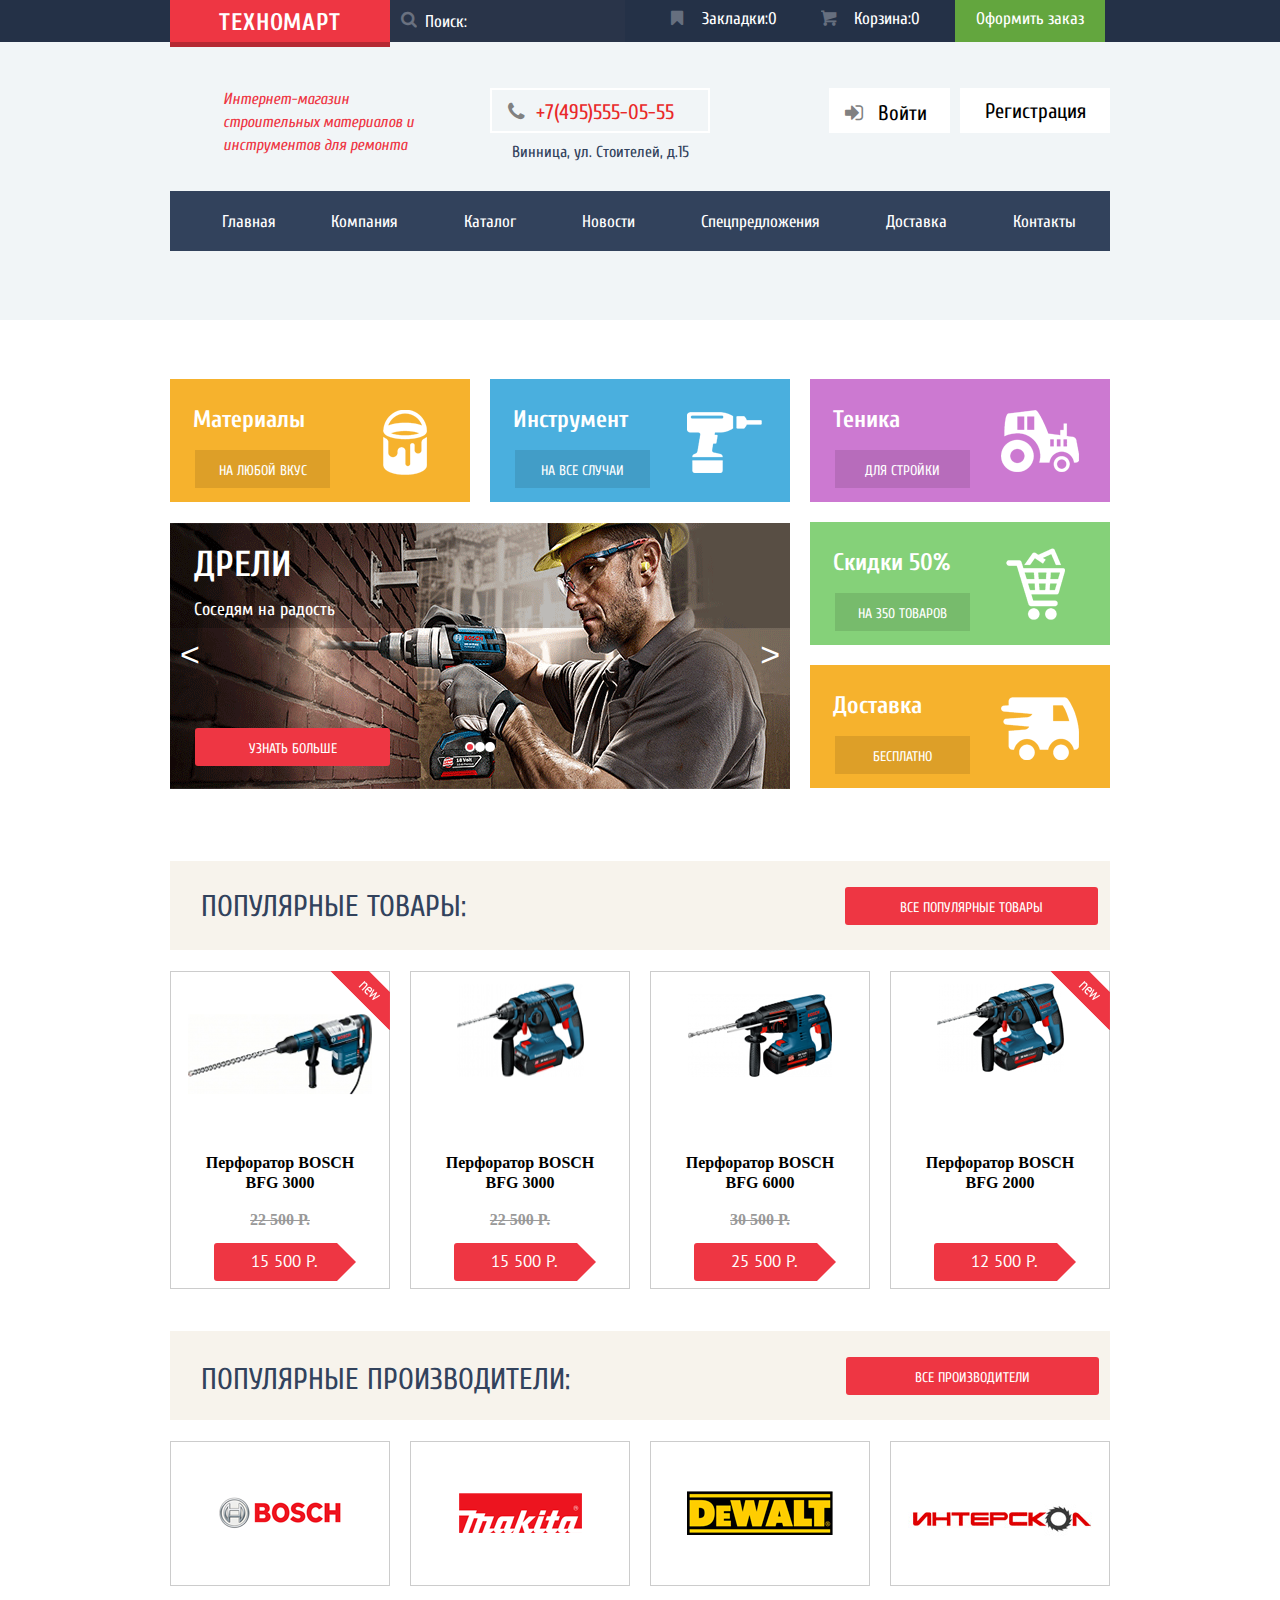
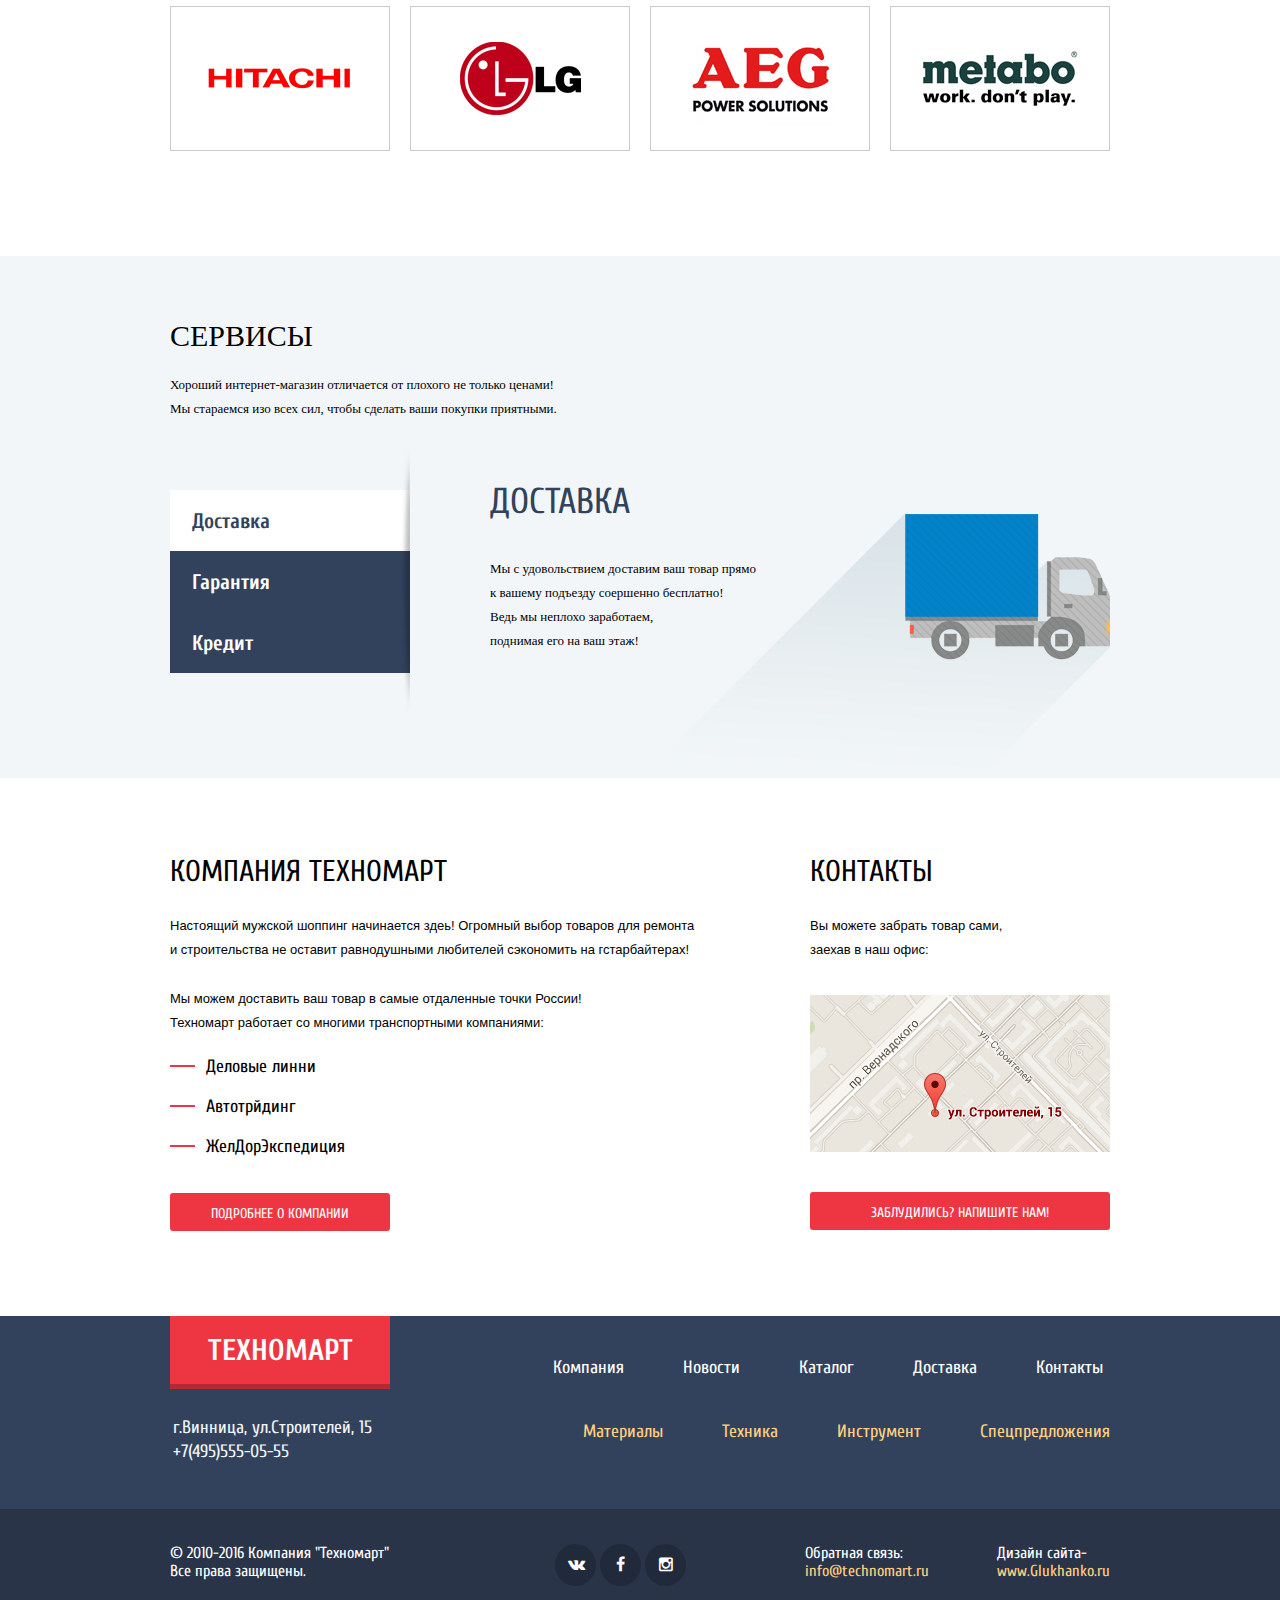
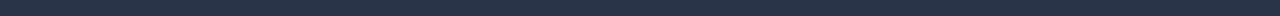
<file: index.html>
<!DOCTYPE html>
<html lang="en">
<head>
    <meta charset="UTF-8">
    <meta name="keywords" content="стротельные материалы, интрументы">
    <meta name="description" content="интернет-магазин строительных материалов и инструментов для ремонта">
    <link rel="stylesheet" href="css/main.css">
    <link rel="stylesheet" href="css/normalize.css">
        <link href='https://fonts.googleapis.com/css?family=Open+Sans:400,300,700&subset=latin,cyrillic-ext,cyrillic' rel='stylesheet' type='text/css'>
        
    <link href="http://fonts.googleapis.com/css?family=Cuprum:400,400italic,700,700italic&subset=cyrillic,latin" rel="stylesheet" type="text/css"/>
<link href="http://fonts.googleapis.com/css?family=PT+Sans:400,700&subset=cyrillic-ext,latin" rel="stylesheet" type="text/css"/>
    <title>Техномарт - интернет-магазин строительных материалов и инструментов для ремонта</title>
</head>
<body>
    <script src="js/js.js" defer></script>
   <header>
        
           <div class="main-header">
              <div class="container">
               <div class="logo"><a href="index.html"><h1>Техномарт</h1></a></div>
                <div class="buy-menu">
                    <span class="search-field"><input type="search" class="search" placeholder="Поиск:"><i class="icon-search"></i></span>
                    <a href="#"><i class="icon-bookmark"></i>Закладки:<span>0</span></a>
                    <a href=" #" class="cart"><i class="icon-basket"></i>Корзина:<span>0</span></a>
                    <a href="#" class="booking-btn">Оформить заказ</a>
                  </div>
                </div>
            </div>
            <div class="description-navigation">
               <div class="container">
                <div class="title">Интернет-магазин строительных материалов и инструментов для ремонта</div>
                <div class="header-adress">
                    <span class="tel"><i class="icon-phone"></i>+7(495)555-05-55</span>
                    <span class="adress">Винница, ул. Стоителей, д.15</span>
                </div>
                <div class="user-block">
                    <a href="#" class="btn-entrance"><span><i class="icon-login"></i>Войти</span></a>
                    <a href="#" class="btn-registration"><span>Регистрация</span></a>
                </div>
                <nav class="main-top-navigation">
                    <ul>
                        <li><a href="index.html">Главная</a></li>
                        <li><a href="#">Компания</a></li>
                        <li><a href="catalog.html">Каталог</a></li>
                        <li><a href="#">Новости</a></li>
                        <li><a href="#">Спецпредложения</a></li>
                        <li><a href="#">Доставка</a></li>
                        <li><a href="#">Контакты</a></li>
                    </ul>
                </nav>
            </div>
       </div>
    </header>
    
        <div class="index-content">
          <div class="container">
           <div class="promo clearfix">
                <div class="material">
                    <h2>Материалы</h2>
                    <a href="#" class="btn">На любой вкус</a>
                </div>
                <div class="instrument">
                    <h2>Инструмент</h2>
                    <a href="#" class="btn">На все случаи</a>
                </div>
                <div class="equipment">
                    <h2>Теника</h2>
                    <a href="#" class="btn">Для стройки</a>
                </div>
                <div class="slider">
                    <input type="radio" id="btn-1" name="toggle" checked>
                    <input type="radio" id="btn-2" name="toggle">
                    <input type="radio" id="btn-3" name="toggle">
                    <div class="slider-controls">
                      <label for="btn-1"></label>
                      <label for="btn-2"></label>
                      <label for="btn-3"></label>  
                    </div>
                    <div class="slider-controls-visual">
                      <i></i>
                      <i></i>
                      <i></i>
                    </div>
                      <div class="slide">
                        <div class="slide-text">
                          <div class="slide-title">Дрели</div>
                          <p>Cоседям на радость</p>
                          <a class="btn btn-slide" href="#">Узнать больше</a>
                        </div>
                      </div>
                      <div class="slide">
                        <div class="slide-text">
                          <div class="slide-title">Перфораторы</div>
                          <p>Настоящие мужские игрушки</p>
                          <a class="btn btn-slide" href="#">Узнать больше</a>
                        </div>
                      </div>
                     <div class="slide">
                        <div class="slide-text">
                          <div class="slide-title">Болгарки</div>
                          <p>Без лишних шумов и вибраций! Плавный пуск!</p>
                          <a class="btn btn-slide" href="#">Узнать больше</a>
                        </div>
                      </div>
               </div>
                <div class="discounts">
                    <h2>Скидки 50%</h2>
                    <a href="#" class="btn">На 350 товаров</a>
                </div>
                <div class="delivery">
                    <h2>Доставка</h2>
                    <a href="#" class="btn">Бесплатно</a>
                </div>
            </div>
           <div class="popular-goods-title">
                <h2>Популярные товары:</h2>
                <a href="#" class="btn">Все популярные товары</a>
            </div>
           <div class="catalog-items">
      <div class="row">
        <div class="catalog-item">
          <div class="flag flag-new">новинка</div>
          <div class="actions">
            <a href="#" class="buy">Купить</a>
            <a href="#" class="bookmark">В закладки</a>
          </div>
          <div class="image"><img width="184" height="164" src="images/snippet-32961-copy-3.png"></div>
          <div class="title">Перфоратор BOSCH BFG 3000</div>
          <div class="discount">22 500 Р.</div>
          <div class="price">15 500 Р.</div>
        </div>
        <div class="catalog-item">
          <div class="actions">
            <a href="#" class="buy">Купить</a>
            <a href="#" class="bookmark">В закладки</a>
          </div>
          <div class="image"><img width="127" height="117" src="images/snippet-18927-copy-4.png"></div>
          <div class="title">Перфоратор BOSCH BFG 3000</div>
          <div class="discount">22 500 P.</div>
          <div class="price">15 500 Р.</div>
        </div>
        <div class="catalog-item">
          <div class="actions">
            <a href="#" class="buy">Купить</a>
            <a href="#" class="bookmark">В закладки</a>
          </div>
          <div class="image"><img src="images/snippet-945-copy-2.png" width="144" height="128"></div>
          <div class="title">Перфоратор BOSCH BFG 6000</div>
          <div class="discount">30 500 Р.</div>
          <div class="price">25 500 Р.</div>
        </div>
        <div class="catalog-item">
          <div class="flag flag-new">новинка</div>
          <div class="actions">
            <a href="#" class="buy">Купить</a>
            <a href="#" class="bookmark">В закладки</a>
          </div>
          <div class="image"><img src="images/snippet-18927-copy-2.png" width="127" height="112"></div>
          <div class="title">Перфоратор BOSCH BFG 2000</div>
          <div class="discount"></div>
          <div class="price">12 500 Р.</div>
        </div>
      </div>
    </div>
            <section class="manufatures">
                <div class="manufactures-title">
                    <h2>Популярные производители:</h2>
                    <a href="#" class="btn">Все производители</a>
                </div>
                <div class="manufactures-logo">
                    <figure>
                        <img src="images/bosch.png" width="126" height="37" alt="Bosh">
                    </figure>
                    <figure>
                        <img src="images/800px-Makita_Logo_svg.png" width="123" height="40" alt="Makita">
                    </figure>
                    <figure>
                        <img src="images/DeWALT317.png" width="146" height="44" alt="DeWALT">
                    </figure>
                    <figure>
                        <img src="images/Layer-108.png" width="200" height="88" alt="Интерскол">
                    </figure>
                    <figure>
                        <img src="images/Layer-109.png" width="169" height="31" alt="Hitachi">
                    </figure>
                    <figure>
                        <img src="images/LG.png" width="121" height="73" alt="LG">
                    </figure>
                    <figure>
                        <img src="images/Aeg.png" width="151" height="96" alt="Aeg">
                    </figure>
                    <figure>
                        <img src="images/metabo.png" width="204" height="69" alt="Makita">
                    </figure>
                </div> 
        </section>
        </div>
        <section class="services">
              <div class="container">
               <div class="services-info">
                    <h2 class="services-title">Сервисы</h2>
                    <p>Хороший интернет-магазин отличается от плохого не только ценами!<br>
                    Мы стараемся изо всех сил, чтобы сделать ваши покупки приятными.</p>
                </div>
                <input id="delivery-id" type="radio" name="services" value="delivery" checked>
                <input id="guarantee-id" type="radio" name="services" value="guarantee">
                <input id="credit-id" type="radio" name="services" value="credit">
                <ul>
                    <li class="active"><label for="delivery-id">Доставка</label</li>
                    <li><label for="guarantee-id">Гарантия</label></li>
                    <li><label for="credit-id">Кредит</label></li>
                </ul>
                <div class="services-delivery">
                    <h2>Доставка</h2>
                    <p>Мы с удовольствием доставим ваш товар прямо<br>
                    к вашему подъезду соершенно бесплатно!<br>
                    Ведь мы неплохо заработаем,<br>
                    поднимая его на ваш этаж!</p>
                </div>
                <div class="services-guarantee">
                    <h2>Гарантия</h2>
                    <p>Если купленый у нас товар пломается или заскрипит,<br>
                    а также в случе пожара, спровоцированного его<br>
                    возгоранием, вы всегда можете быть уверенны в нашей<br>
                    гарантии. Мы обменяем сгоревший товар на новый.<br>
                    Дом уж восстановите как нибудь сами.</p> 
                </div>
                <div class="services-credit">
                    <h2>Кредит</h2>
                    <p>Залезть в долговою яму стало проще!<br>
                    кредитные консультанты придут вам на помощь.</p>
                    <a href="#" class="btn-credit">Отправить заявку</a> 
                </div>
                    </div>
            </section>
        <section class="information">
               <div class="container">
                <div class="information-company">
                    <h2>Компания техномарт</h2>
                    <p>Настоящий мужской шоппинг начинается здеь! Огромный выбор товаров для ремонта<br>
                    и строительства не оставит равнодушными любителей сэкономить на гстарбайтерах!</p>
                    <p>Мы можем доставить ваш товар в самые отдаленные точки России!<br>
                    Техномарт работает со многими транспортными компаниями:</p>
                    <ul>
                    <li><a href="#" class="carrier">Деловые линни</a></li>
                    <li><a href="#" class="carrier">Автотрйдинг</a></li>
                    <li><a href="#" class="carrier">ЖелДорЭкспедиция</a></li>
                    </ul>
                    <a href="#" class="btn-information-company">Подробнее о компании</a>
                </div>
                <div class="information-contacts">
                    <h2>Контакты</h2>
                    <p>Вы можете забрать товар сами,<br>
                    заехав в наш офис:</p>
                    <figure class="map">
                        <img src="images/map.png" width="300" height="157" alt="Карта">
                    </figure>
                    <div class="modal-content-map">
                        <iframe src="https://www.google.com/maps/embed?pb=!1m18!1m12!1m3!1d10420.92585173017!2d28.50940937940533!3d49.23410066073828!2m3!1f0!2f0!3f0!3m2!1i1024!2i768!4f13.1!3m3!1m2!1s0x472d5b65195a6489%3A0xcbd4e159eedd74fe!2z0JLRltC90L3QuNGG0Y8sINCS0ZbQvdC90LjRhtGM0LrQsCDQvtCx0LvQsNGB0YLRjA!5e0!3m2!1suk!2sua!4v1474458400027" width="600" height="450" frameborder="0" style="border:0" allowfullscreen></iframe>
                        <div class="close-map">X</div>
                    </div>
                    <a href="#" class="btn-write-us">Заблудились? Напишите нам!</a>
                    <form class="write-us" action="#" method="post">
                       <div class="field-form">
                            <p><label for="username-field">Ваше имя:</label>
                                <input type="text" id="username-field" name="username" placeholder="Представтесь пожалуйста"></p>
                            <p class="e-mail"><label for="e-mail-field">Ваш e-mail:</label>
                                <input type="text" id="e-mail-field" name="e-mail" placeholder="Для отправки ответа"></p>
                           <label for="text-fiel-id">Текст письма:</label>
                            <textarea name="text-field" id="text-fiel-id" cols="30" rows="10" placeholder="В свободной форме"></textarea>
                        </div>
                        <div class="button-form">
                            <input id="send-form-btn" type="submit" value="Отправить">
                            <input id="cancel-btn" type="submit" value="Отмена">
                        </div>
                    </form>
                </div>
                </div>
            </section>
        
    </div>
    
        <section class="bottom-header">
          <div class="container">
           <div class="column-left">
            <div class="logo-bottom"><h1>техномарт</h1></div>
            <adresss class="bottom-adress">г.Винница, ул.Строителей, 15<br> 
            +7(495)555-05-55</adresss>
            </div>
            <nav class="bottom-navigation">
                <ul class="bottom-navigation-1">
                    <li><a href="index.html">Компания</a></li>
                    <li><a href="#">Новости</a></li>
                    <li><a href="catalog">Каталог</a></li>
                    <li><a href="#">Доставка</a></li>
                    <li><a href="#">Контакты</a></li>
                </ul>
                <ul class="bottom-navigation-2">
                    <li><a href="#">Материалы</a></li>
                    <li><a href="#">Техника</a></li>
                    <li><a href="#">Инструмент</a></li>
                    <li><a href="#">Спецпредложения</a></li>
                </ul>
            </nav>
            </div>
        </section>
    </div>
        <footer class="footer">
           <div class="container">
            <div class="footer-copyright">&copy; 2010-2016 Компания "Техномарт"<br>
            Все права защищены.</div>
            <section class="footer-social">
                <a href="" class="social-btn social-btn-vk"><i class="icon-vk"></i></a>
                <a href="" class="social-btn social-btn-fb"><i class="icon-facebook"></i></a>
                <a href="" class="social-btn social-btn-inst"><i class="icon-instagramm"></i></a>
            </section>
            <div class="feedback">
                <p>Обратная связь:<br>
                <a href="malito:info@technomart.ru">info@technomart.ru</a></p>
            </div>
            <div class="design">
                <p>Дизайн сайта-<br>
                <a href="#">www.Glukhanko.ru</a></p>
            </div>
            </div>
        </footer>
</body>
</html>
</file>
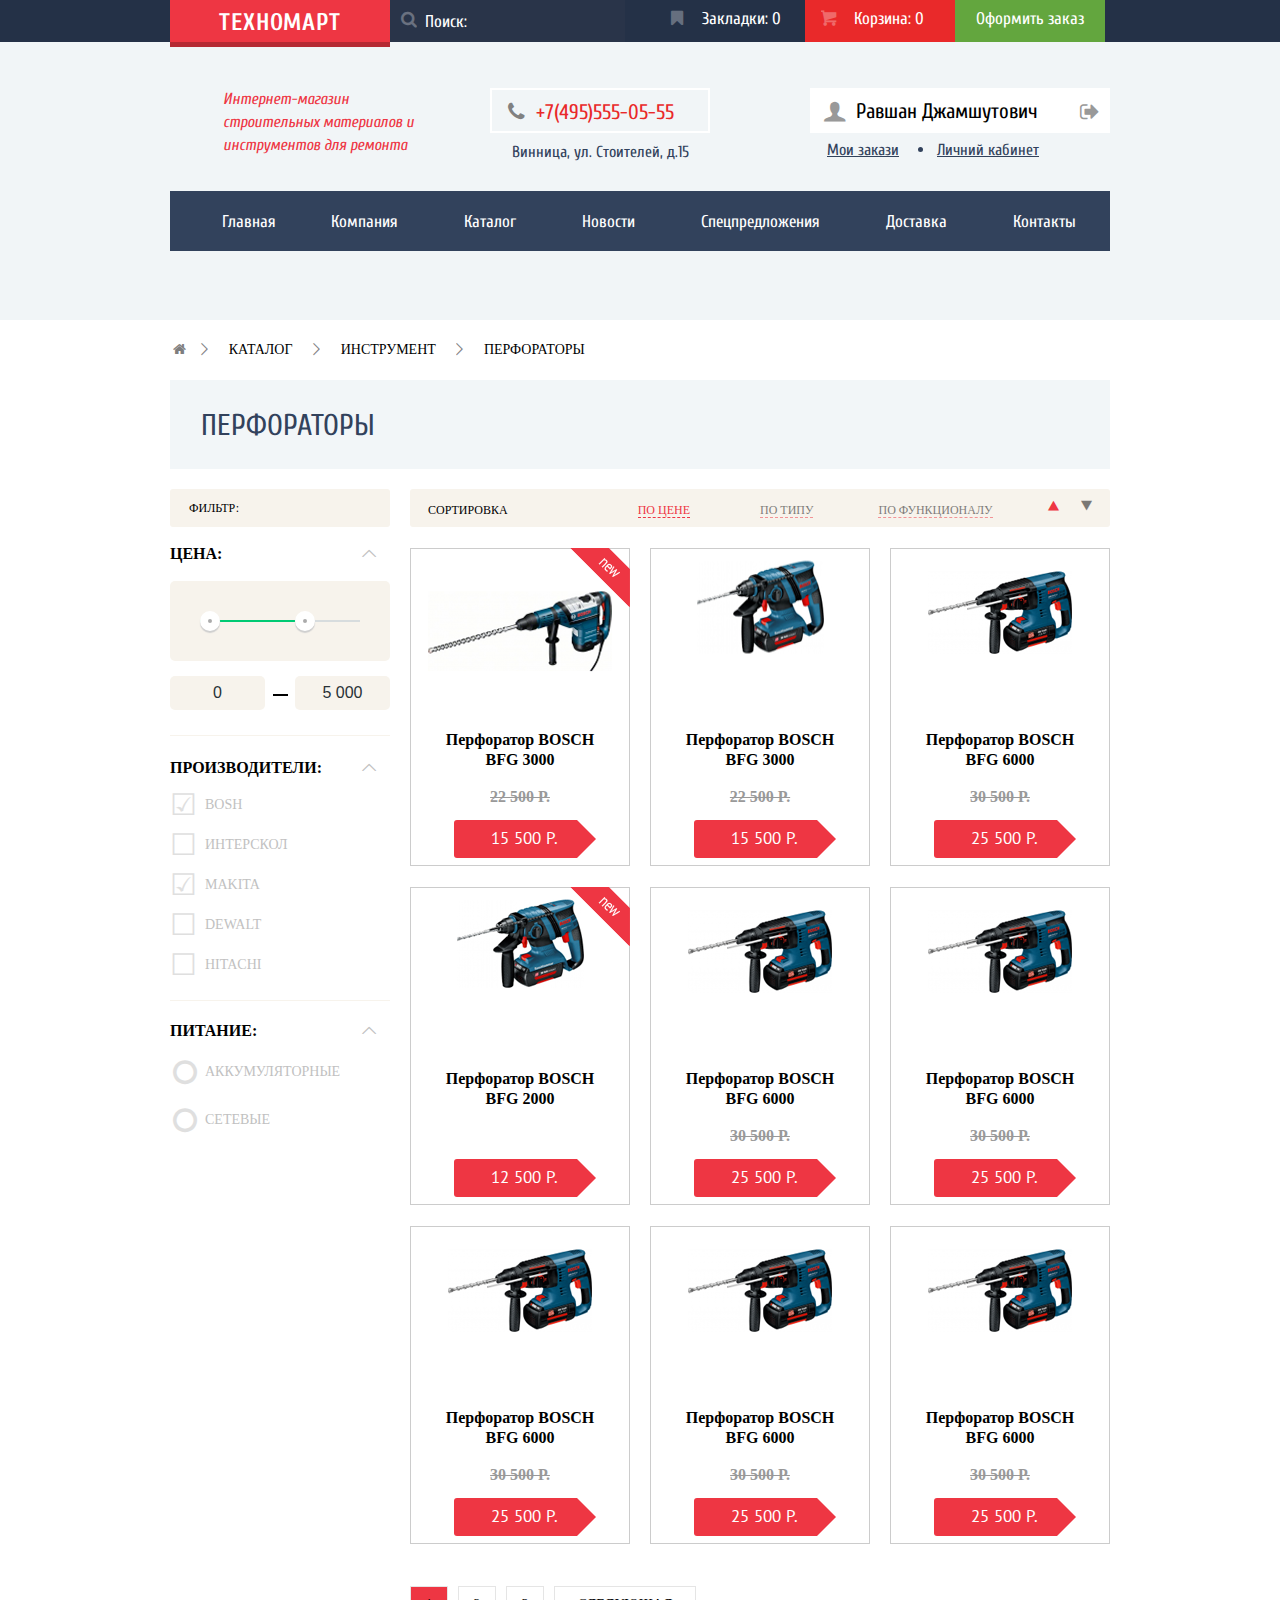
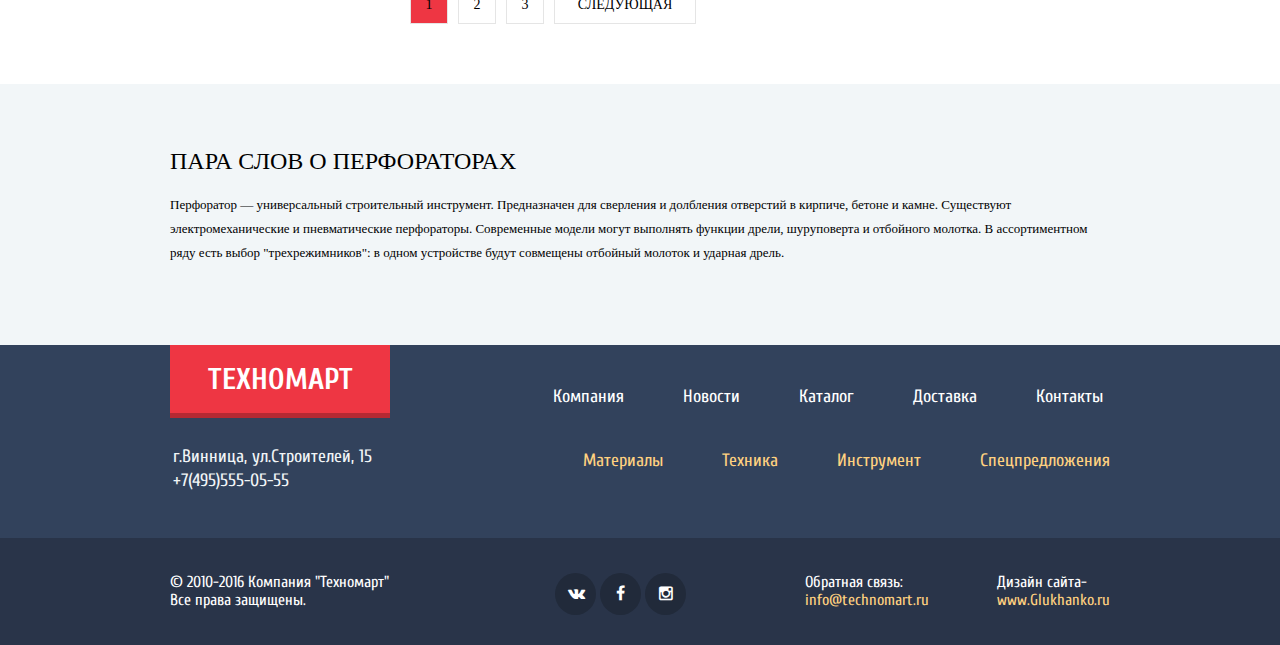
<file: catalog.html>
<!DOCTYPE html>
<html lang="en">
<head>
    <meta charset="UTF-8">
    <meta name="keywords" content="стротельные материалы, интрументы">
    <meta name="description" content="интернет-магазин строительных материалов и инструментов для ремонта">
    <link rel="stylesheet" href="css/main.css">
    <link rel="stylesheet" href="css/normalize.css">
        <link href='https://fonts.googleapis.com/css?family=Open+Sans:400,300,700&subset=latin,cyrillic-ext,cyrillic' rel='stylesheet' type='text/css'>
        
    <link href="http://fonts.googleapis.com/css?family=Cuprum:400,400italic,700,700italic&subset=cyrillic,latin" rel="stylesheet" type="text/css"/>
<link href="http://fonts.googleapis.com/css?family=PT+Sans:400,700&subset=cyrillic-ext,latin" rel="stylesheet" type="text/css"/>
    <title>Техномарт - интернет-магазин строительных материалов и инструментов для ремонта</title>
</head>
<body>
    <script src="js/js.js" defer></script>
   <header>
        
           <div class="main-header">
              <div class="container">
                  <div class="logo"><a href="index.html"><h1>Техномарт</h1></a></div>
                <div class="buy-menu">
                    <span class="search-field"><input type="search" class="search" placeholder="Поиск:"><i class="icon-search"></i></span>
                    <a href="#"><i class="icon-bookmark"></i>Закладки: <span>0</span></a>
                    <a href=" #" class="cart cart-catalog"><i class="icon-basket"></i>Корзина: <span>0</span></a>
                    <a href="#" class="booking-btn">Оформить заказ</a>
                  </div>
                </div>
            </div>
            <div class="description-navigation">
               <div class="container">
                <div class="title">Интернет-магазин строительных материалов и инструментов для ремонта</div>
                <div class="header-adress">
                    <span class="tel"><i class="icon-phone"></i>+7(495)555-05-55</span>
                    <span class="adress">Винница, ул. Стоителей, д.15</span>
                </div>
                <div class="user-block">
                    <span class="user-name"><span><i class="icon-user"></i>Равшан Джамшутович <a><i class="icon-logout"></i></a></span></span>
                        <div class="user-menu">
                        <a href="#">Мои закази</a>
                        <a href="#">Личний кабинет</a>   
                    </div>
                </div>
                <nav class="main-top-navigation">
                    <ul>
                        <li><a href="index.html">Главная</a></li>
                        <li><a href="#">Компания</a></li>
                        <li><a href="catalog.html">Каталог</a></li>
                        <li><a href="#">Новости</a></li>
                        <li><a href="#">Спецпредложения</a></li>
                        <li><a href="#">Доставка</a></li>
                        <li><a href="#">Контакты</a></li>
                    </ul>
                </nav>
            </div>
       </div>
    </header>
    
    <div class="index-content">
          <div class="container">
           <div class="breadcrumbs-page">
              <ul class="breadcrumbs">
                  <li><i class="icon-home"></i></li>
                  <li><i class="icon-right"></i>
                  <a href="#">Каталог</a></li>
                <li>
                 <i class="icon-right"></i>
                  <a href="#">Инструмент</a>
                </li>
                <li class="current">
                <i class="icon-right"></i>
                <a href="#">Перфораторы</a></li>
              </ul>
            </div>
           <div class="goods-title">
                <h2>Перфораторы</h2>
            </div>
            <div class="filter">
                <div class="filter-title">Фильтр:</div>
                <form class="filter-form" action="#">
                    <h2>Цена:</h2>
                    <label for="price-visibility"><i class="icon-up"></i></label>
                    <input id="price-visibility" type="checkbox">
                    <div class="range-filter">
                        <div class="range-controls">
                            <div class="scale">
                                <div style="margin-left:0;width:100px;" class="bar"></div>
                            </div>
                            <div class="toggle min-toggle"></div>
                            <div class="toggle max-toggle"></div>
                        </div>
                        <div class="price-controls">
                            <input class="min-price" type="text" value="0">
                            <input class="max-price" type="text" value="5 000">
                        </div>
                    </div>
                    <h2>Производители:</h2>
                    <label for="manufacturer-visibility"><i class="icon-up"></i></label>
                    <input id="manufacturer-visibility" type="checkbox">
                    <div class="manufaturer-checkbox">
                        <input id="bosch-id" type="checkbox" name="bosch" checked>
                        <input id="inteskol-id" type="checkbox" name="inteskol">
                        <input id="makita-id" type="checkbox" name="makita" checked>
                        <input id="dewalt-id" type="checkbox" name="dewalt">
                        <input id="hitachi-id" type="checkbox" name="hitachi">
                        <label for="bosch-id">Bosh</label>
                        <label for="inteskol-id">Интерскол</label>
                        <label for="makita-id">Makita</label>
                        <label for="dewalt-id">Dewalt</label>
                        <label for="hitachi-id">Hitachi</label>
                    </div>
                    <h2>Питание:</h2>
                    <label for="power-supply-visibility"><i class="icon-up"></i></label>
                    <input id="power-supply-visibility" type="checkbox">
                    <div class="power">
                        <input id="battery-id" type="radio" name="power">
                        <input id="network-id" type="radio" name="power">
                        <label for="battery-id"><i class="icon-circle"></i>Аккумуляторные</label>
                        <label for="network-id"><i class="icon-circle"></i>Сетевые</label>
                    </div>
                </form>
            </div>
            <div class="column-right">
            <div class="sorting clearfix">
                <h3>Сортировка</h3>
                <span class="sorting-current">по цене</span>
                <span>по типу</span>
                <span>по функционалу</span>    
                <i class="icon-up-dir sorting-current"></i>
                <i class="icon-down-dir"></i>
            </div>
           <div class="catalog-items punchers clearfix">
              <div class="row">
                <div class="catalog-item">
                  <div class="flag flag-new">новинка</div>
                  <div class="actions">
                    <a href="#" class="buy">Купить</a>
                    <a href="#" class="bookmark">В закладки</a>
                  </div>
                  <div class="image"><img width="184" height="164" src="images/snippet-32961-copy-3.png"></div>
                  <div class="title">Перфоратор BOSCH BFG 3000</div>
                  <div class="discount">22 500 Р.</div>
                  <div class="price">15 500 Р.</div>
                </div>
                <div class="catalog-item">
                  <div class="actions">
                    <a href="#" class="buy">Купить</a>
                    <a href="#" class="bookmark">В закладки</a>
                  </div>
                  <div class="image"><img width="127" height="117" src="images/snippet-18927-copy-4.png"></div>
                  <div class="title">Перфоратор BOSCH BFG 3000</div>
                  <div class="discount">22 500 P.</div>
                  <div class="price">15 500 Р.</div>
                </div>
                <div class="catalog-item">
                  <div class="actions">
                    <a href="#" class="buy">Купить</a>
                    <a href="#" class="bookmark">В закладки</a>
                  </div>
                  <div class="image"><img src="images/snippet-945-copy-2.png" width="144" height="128"></div>
                  <div class="title">Перфоратор BOSCH BFG 6000</div>
                  <div class="discount">30 500 Р.</div>
                  <div class="price">25 500 Р.</div>
                </div>
                <div class="catalog-item">
                  <div class="flag flag-new">новинка</div>
                  <div class="actions">
                    <a href="#" class="buy">Купить</a>
                    <a href="#" class="bookmark">В закладки</a>
                  </div>
                  <div class="image"><img src="images/snippet-18927-copy-2.png" width="127" height="112"></div>
                  <div class="title">Перфоратор BOSCH BFG 2000</div>
                  <div class="discount"></div>
                  <div class="price">12 500 Р.</div>
                </div>
                <div class="catalog-item">
                  <div class="actions">
                    <a href="#" class="buy">Купить</a>
                    <a href="#" class="bookmark">В закладки</a>
                  </div>
                  <div class="image"><img src="images/snippet-945-copy-2.png" width="144" height="128"></div>
                  <div class="title">Перфоратор BOSCH BFG 6000</div>
                  <div class="discount">30 500 Р.</div>
                  <div class="price">25 500 Р.</div>
                </div>
                <div class="catalog-item">
                  <div class="actions">
                    <a href="#" class="buy">Купить</a>
                    <a href="#" class="bookmark">В закладки</a>
                  </div>
                  <div class="image"><img src="images/snippet-945-copy-2.png" width="144" height="128"></div>
                  <div class="title">Перфоратор BOSCH BFG 6000</div>
                  <div class="discount">30 500 Р.</div>
                  <div class="price">25 500 Р.</div>
                </div>
                <div class="catalog-item">
                  <div class="actions">
                    <a href="#" class="buy">Купить</a>
                    <a href="#" class="bookmark">В закладки</a>
                  </div>
                  <div class="image"><img src="images/snippet-945-copy-2.png" width="144" height="128"></div>
                  <div class="title">Перфоратор BOSCH BFG 6000</div>
                  <div class="discount">30 500 Р.</div>
                  <div class="price">25 500 Р.</div>
                </div>
                <div class="catalog-item">
                  <div class="actions">
                    <a href="#" class="buy">Купить</a>
                    <a href="#" class="bookmark">В закладки</a>
                  </div>
                  <div class="image"><img src="images/snippet-945-copy-2.png" width="144" height="128"></div>
                  <div class="title">Перфоратор BOSCH BFG 6000</div>
                  <div class="discount">30 500 Р.</div>
                  <div class="price">25 500 Р.</div>
                </div>
                <div class="catalog-item">
                  <div class="actions">
                    <a href="#" class="buy">Купить</a>
                    <a href="#" class="bookmark">В закладки</a>
                  </div>
                  <div class="image"><img src="images/snippet-945-copy-2.png" width="144" height="128"></div>
                  <div class="title">Перфоратор BOSCH BFG 6000</div>
                  <div class="discount">30 500 Р.</div>
                  <div class="price">25 500 Р.</div>
                </div>
              </div>
       </div>
       <div class="paginator">
           <a href="#" class="current-page">1</a>
           <a href="#">2</a>
           <a href="#">3</a>
           <a href="#">Следующая</a>
       </div>
       </div>
        </div>
        <section class="product-information">
              <div class="container">
                    <h2>Пара слов о перфораторах</h2>
                    <p>Перфоратор — универсальный строительный инструмент. Предназначен для сверления и долбления отверстий в кирпиче, бетоне и камне. Существуют электромеханические и пневматические перфораторы. Современные модели могут выполнять функции дрели, шуруповерта и отбойного молотка. В ассортиментном ряду есть выбор "трехрежимников": в одном устройстве будут совмещены отбойный молоток и ударная дрель.</p>
            </div>
        </section>
    </div>
    
        <section class="bottom-header">
          <div class="container">
           <div class="column-left">
            <div class="logo-bottom"><h1>техномарт</h1></div>
            <adresss class="bottom-adress">г.Винница, ул.Строителей, 15<br> 
            +7(495)555-05-55</adresss>
            </div>
            <nav class="bottom-navigation">
                <ul class="bottom-navigation-1">
                    <li><a href="index.html">Компания</a></li>
                    <li><a href="#">Новости</a></li>
                    <li><a href="catalog.html">Каталог</a></li>
                    <li><a href="#">Доставка</a></li>
                    <li><a href="#">Контакты</a></li>
                </ul>
                <ul class="bottom-navigation-2">
                    <li><a href="#">Материалы</a></li>
                    <li><a href="#">Техника</a></li>
                    <li><a href="#">Инструмент</a></li>
                    <li><a href="#">Спецпредложения</a></li>
                </ul>
            </nav>
            </div>
        </section>
        <footer class="footer">
           <div class="container">
            <div class="footer-copyright">&copy; 2010-2016 Компания "Техномарт"<br>
            Все права защищены.</div>
            <section class="footer-social">
                <a href="" class="social-btn social-btn-vk"><i class="icon-vk"></i></a>
                <a href="" class="social-btn social-btn-fb"><i class="icon-facebook"></i></a>
                <a href="" class="social-btn social-btn-inst"><i class="icon-instagramm"></i></a>
            </section>
            <div class="feedback">
                <p>Обратная связь:<br>
                <a href="malito:info@technomart.ru">info@technomart.ru</a></p>
            </div>
            <div class="design">
                <p>Дизайн сайта-<br>
                <a href="www.Glukhanko.ru">www.Glukhanko.ru</a></p>
            </div>
            </div>
        </footer>
</body>
</html>
</file>
<file: css/main.css>
@charset "UTF-8";

 @font-face {
  font-family: 'symbols-technomart';
  src: url(../font/symbols-technomart.eot?23527613);
  src: url(../font/symbols-technomart.eot?23527613#iefix) format('embedded-opentype'),
       url(../font/symbols-technomart.woff?23527613) format('woff'),
       url(../font/symbols-technomart.ttf?23527613) format('truetype'),
       url(../font/symbols-technomart.svg?23527613#symbols-technomart) format('svg');
  font-weight: normal;
  font-style: normal;
}
/* Chrome hack: SVG is rendered more smooth in Windozze. 100% magic, uncomment if you need it. */
/* Note, that will break hinting! In other OS-es font will be not as sharp as it could be */
/*
@media screen and (-webkit-min-device-pixel-ratio:0) {
  @font-face {
    font-family: 'symbols-technomart';
    src: url('../font/symbols-technomart.svg?23527613#symbols-technomart') format('svg');
  }
}
*/
 
 [class^="icon-"]:before, [class*=" icon-"]:before {
  font-family: "symbols-technomart";
  font-style: normal;
  font-weight: normal;
  speak: none;
 
  display: inline-block;
  text-decoration: inherit;
  width: 1em;
  margin-right: .2em;
  text-align: center;
  /* opacity: .8; */
 
  /* For safety - reset parent styles, that can break glyph codes*/
  font-variant: normal;
  text-transform: none;
     
  /* fix buttons height, for twitter bootstrap */
  line-height: 1em;
 
  /* Animation center compensation - margins should be symmetric */
  /* remove if not needed */
  margin-left: .2em;
 
  /* you can be more comfortable with increased icons size */
  /* font-size: 120%; */
 
  /* Uncomment for 3D effect */
  /* text-shadow: 1px 1px 1px rgba(127, 127, 127, 0.3); */
}
 
.icon-left:before { content: '\3c'; } /* '&lt;' */
.icon-right:before { content: '\3e'; } /* '&gt;' */
.icon-basket:before { content: '\62'; } /* 'b' */
.icon-facebook:before { content: '\66'; } /* 'f' */
.icon-twitter:before { content: '\74'; } /* 't' */
.icon-vk:before { content: '\76'; } /* 'v' */
.icon-up:before { content: '\2c4'; } /* '˄' */
.icon-down:before { content: '\2c5'; } /* '˅' */
.icon-left-big:before { content: '\2190'; } /* '←' */
.icon-right-big:before { content: '\2192'; } /* '→' */
.icon-login:before { content: '\2386'; } /* '⎆' */
.icon-logout:before { content: '\241b'; } /* '␛' */
.icon-up-dir:before { content: '\25b2'; } /* '▲' */
.icon-down-dir:before { content: '\25bc'; } /* '▼' */
.icon-circle:before { content: '\25cb'; } /* '○' */
.icon-circle-dot:before { content: '\25cf'; } /* '●' */
.icon-star:before { content: '\2605'; } /* '★' */
.icon-check-off:before { content: '\2610'; } /* '☐' */
.icon-check-on:before { content: '\2611'; } /* '☑' */
.icon-youtube:before { content: '\f39e'; } /* '' */
.icon-home:before { content: '🏠'; } /* '\1f3e0' */
.icon-user:before { content: '👨'; } /* '\1f468' */
.icon-phone:before { content: '📞'; } /* '\1f4de' */
.icon-instagramm:before { content: '📷'; } /* '\1f4f7' */
.icon-search:before { content: '🔍'; } /* '\1f50d' */
.icon-bookmark:before { content: '🔖'; } /* '\1f516' */
/*Стили страницы*/
body{
    margin: 0;
    padding: 0;
/*    font-family:  "OpenSans", sans-serif;*/
}
header {
}
.container {
    width: 940px;
    padding: 0 130px;
    margin: 0 auto;
}
.clearfix:after {
  content: "";
  display: table;
  clear: both;
}
.main-header {
    height: 42px;
    color: #ffffff;
    background-image: url(../images/Layer-74-copy.png);
    font-size: 0;
}

.logo {
    display: inline-block;
    font-size: 0;
    background-color:#ee3643;
    box-shadow: 0 5px 0 rgba(181, 41, 51, 1);
}
.logo:hover, .logo:active{
    background-color:#ca2c37;
}
.logo h1{
    margin: 0;
    padding: 0;
    text-transform: uppercase;
    font-size: 24px;
    font-weight: 700;
    letter-spacing: 0.85px;
    line-height: 24px;
    letter-spacing: 0.85px;
    font-family: "Cuprum", "Arial", sans-serif;
    text-align: center;
    color: #ffffff;
}
.logo>a{
    display: inline-block;
    width: 220px;
    height: 31px;
    padding-top: 11px;
    text-decoration: none;
}
.buy-menu {
    display: inline-block;
    vertical-align: top;
    width: 715px;
    font-size: 0;
}
.buy-menu a {
    display: inline-block;
    width: 150px;
    vertical-align: top;
    margin-top: 10px;
    font: 400 17px / 18px Cuprum;
    text-decoration: none;
    color: #fff;
}
.icon-bookmark{
    margin-left: 10px;
    margin-right: 13px;
    opacity: .3;
}
.icon-basket{
    margin-left: 12px;
    margin-right: 13px;
    opacity: .3;
}
.buy-menu a:last-child{
    height: 32px;
    margin-top: 0px;
    padding-top: 10px;
    background-color: #63a63e;
    text-align: center;
}
.buy-menu a:last-child:hover{
    background-color: #5fbb2d;
}
.buy-menu a:last-child:active{
    background-color: #518534;
}
.search-field{
    display: inline-block;
    position: relative;
    width: 247px;
    height: 42px;
    margin-right: 18px;
}
.search-field .search:focus{
    background-color: #fff;
    outline: none;
    color: #000;
}
.search-field .search:focus ~ .icon-search{
    color: #ee3643;
}
.search-field:hover>i{
    opacity: 1;
}
.search-field .icon-search{
    position: absolute;
    top: 10px;
    left: 7px;
    width: 20px;
    height: 20px;
    color: #fff;
    opacity: .3;
    font-size: 17px;
}
.buy-menu a:hover i{
    opacity: 1;
}
.buy-menu a:active i{
    opacity: .5;
}
.search-field input[type="search"] {
    display: inline-block;
    width: 180px;
    height: 39px;
    vertical-align: top;
    padding-top: 2px;
    padding-right: 20px;
    padding-left: 35px;
    font-family: Cuprum;
    font-weight: 400;
    font-size: 17px;
    color: #ffffff;
    border: none;
    background-color: #293449;
    
}
.search-field input[type="search"]::-webkit-input-placeholder {color:#fff;}
.search-field input[type="search"]::-moz-placeholder          {color:#fff;}/* Firefox 19+ */
.search-field input[type="search"]:-moz-placeholder           {color:#fff;}/* Firefox 18- */
.search-field input[type="search"]:-ms-input-placeholder      {color:#fff;}

.booking-btn {
    float: right;
    width: 150px;
}
.description-navigation {
    height: 172px;
    font-size: 0;
    padding: 46px 0 60px 0;
    background: url(../images/top-background.png);
}
header .title {
    display: inline-block;
    width: 192px;
    height: 60px;
    vertical-align: top;
    margin-left: 53px;
    margin-right: 75px;
    margin-bottom: 43px;
    font: italic 16px / 23px Cuprum;
    font-family: "Cuprum", "Arial", sans-serif;
    font-weight: 400;
    color: #ee3643;
}
header .header-adress {
    display: inline-block;
    margin-right: 100px;
    vertical-align: top;
}
.header-adress .tel {
    display: block;
    width: 216px;
    height: 19px;
    padding: 11px 0;
    text-align: left;
    color: #e9292a;
    font: 400 21px / 16.93px Cuprum;
    border: 2px solid #fff;
}
.icon-phone{
    margin-left: 9px;
    margin-right: 6px;
    color: #818181;
}
.header-adress .adress {
    display: block;
    text-align: center;
    margin-top: 10px;
    font: 400 16px / 18px Cuprum;
    font-family: "Cuprum", "Arial", sans-serif;
    color: #32425c;
}

header .user-block {
    display:inline-block;
    vertical-align: top;
    font-size: 0;
}
.btn-entrance {
    display: inline-block;
    vertical-align: top;
    margin: 0;
    width: 121px;
    height: 17px;
    margin-left: 19px;
    margin-right: 10px;
    padding: 14px 0;
    font: 400 21px / 18px Cuprum;
    text-decoration: none;
    color: #000000;
    background-color: #fff;
}
.icon-login{
    margin-left: 10px;
    margin-right: 10px;
    color: #818181;
}
.btn-registration{
    display: inline-block;
    vertical-align: top;
    margin: 0;
    width: 100px;
    height: 17px;
    padding: 14px 25px 14px 25px;
    font: 400 21px / 18px Cuprum;
    text-decoration: none;
    color: #000000;
    background-color: #fff;
}
.btn-entrance:hover .icon-login,
.user-name:hover .icon-logout,
.user-name:hover .icon-user
{
    color: #000;
}

.btn-entrance:hover,
.btn-registration:hover,
.user-menu a:hover{
    color: #ee3643; 
}
.btn-entrance:active span,
.btn-registration:active span,
.user-menu a:active,
.user-name:active span{
   opacity: .3;
    color: #000;
}
header .main-top-navigation {
    width: 940px;
    height: 60px;
    background-color: #32425c;
}
header ul {
    margin: 0;
    padding: 0;
    font-size: 0;
    list-style: none;
}
header ul li a:hover{
    background-color: #1d2739;
}
header ul li a:active{
    opacity: .3;
}
header ul li {
    display: inline-block;
    vertical-align: top;
    font: 400 17px / 17px Cuprum;
}
header ul li a{
    display: block;
    padding: 22px 33px 22px 33px;
    text-decoration: none;
    color: #ffffff;
}
header ul li:first-child a{
    padding: 22px 22px 22px 52px;
}
header ul li a:last-child{
/*    padding-right: 0;*/
}
.bottom-header {
    height: 193px;
    font-size: 0;
    background-color: #32425c;
}
.bottom-header .column-left{
    float: left;
    width: 220px;
    
}
.logo-bottom {
    display: inline-block;
    width: 220px;
    height: 48px;
    padding-top: 20px;
    background-color: #ee3643;
    box-shadow: 0 5px 0 rgba(181, 41, 51, 1);

}
.logo-bottom h1 {
    margin: 0;
    padding: 0;
    font: 700 30px / 30px Cuprum;
    font-family: 'Cuprum', sans-serif;
    color: #ffffff;
    text-align: center;
    text-transform: uppercase;
}
.bottom-header .column-left .bottom-adress {
    display: inline-block;
    margin-top: 32px;
    margin-left: 3px;
    font: 400 18px / 24px Cuprum;
    color: #f1f5f7;
}
.bottom-header .bottom-navigation {
    float: right;
}
.bottom-header li a{
    text-decoration: none;
    color: #fff;
}
.bottom-header li a:hover{
    text-decoration: underline;
}
.bottom-header li a:active{
    opacity: .5;
}
.bottom-navigation-2 li a{
    color: #ffd180;
}
.bottom-navigation-1 {
    list-style: none;
    margin: 0;
    padding: 0;
}
.bottom-navigation-1 li {
    display: inline-block;
    vertical-align: top;
    margin-top: 40px;
    margin-left: 59px;
    font: 400 18px / 24px Cuprum;
    color: #f1f5f7;
}
.bottom-navigation-2 {
    list-style: none;
    margin: 0;
    padding: 0;
}
.bottom-navigation-2 li {
    display: inline-block;
    vertical-align: top;
    margin-top: 40px;
    margin-left: 59px;
    margin-right: 0;
    font: 400 18px / 24px Cuprum;
    color: #ffd180;
}
.bottom-navigation-2 li:first-child{
    margin-left: 89px;
}
.footer {
    height: 107px;
    font-size: 0;
    background-color: #293449;
}
.footer-copyright {
    display: inline-block;
    vertical-align: top;
    margin-right: 162px;
    margin-top: 35px;
    font: 400 16px / 18px Cuprum;
    color: #ffffff;
}
.footer-social {
    display: inline-block;
    vertical-align: top;
    margin-right: 119px;
}
.footer-social .social-btn {
    display: inline-block;
    vertical-align: top;
    width: 41px;
    height: 42px;
    margin-top: 35px;
    margin-left: 4px;
    font-size: 0;
    text-align: center;
    color: #fff;
    border-radius: 50%;
    background-color: #212a3a;
}
.footer-social .social-btn:hover,
.footer-social .social-btn:active{
    background-color: #ee3643;
}
.footer-social .social-btn i{
    display: inline-block;
    line-height: 42px;
    font-size: 16px;
}

.feedback {
    display: inline-block;
    vertical-align: top;
    margin-top: 35px;
    font: 400 16px / 18px Cuprum;
    color: #fff;
}
.feedback a{
    color: #ffd180;
    text-decoration:none;    
}
.feedback a:active,
.design a:active{
    color: #ee3643;
}
.feedback p{
    margin: 0;
    padding: 0;
}
.design {
    float: right;
    margin-top: 35px;
    font: 400 16px / 18px Cuprum;
    color: #fff;
}
.design p {
    margin: 0;
    padding: 0;
}
.design a {
    color: #ffd180;
    text-decoration:none;
}

.index-content {
    font-size: 0;
    background-color: #fff;
}
.promo {
    margin-top: 59px;
    margin-bottom: 53px;
    clear: both;
    color: #ffffff;
}
.promo a{
    color: #fff;
    text-transform: uppercase;
    cursor: pointer;
}
.promo>div {
    float:left;
    width: 300px;
    height: 123px;
}
.material {
    margin-right: 20px;
    margin-bottom: 20px;
    background: url(../images/Layer-92.png) no-repeat;
    background-position: 213px 31px;
    background-color: #f6b22d;
}

.promo h2 {
    font: 700 24px / 30px Cuprum;
    margin: 26px 150px 15px 23px;
    text-align: left;
}
.btn{
    display: inline-block;
    vertical-align: top;
    text-align: center;
    text-decoration: none;
    text-transform: uppercase;
    background-color: rgba(0, 0, 0, 0.1);
}
.btn:hover{
   background-color: rgba(0, 0, 0, 0.2);  
}
.btn:active{
   background-color: rgba(0, 0, 0, 0.3); 
}
.promo .btn {
    width: 135px;
    height: 14px;
    margin-left: 25px;
    padding-top: 12px;
    padding-bottom: 12px;
    font: 400 14px / 18px Cuprum;
    text-transform: uppercase;
}
.instrument {
    margin-right: 20px;
    margin-bottom: 20px;
    background: url(../images/Layer-96.png) no-repeat;
    background-position: 197px 33px;
    background-color: #4aafde;
}

.container .equipment {
    margin-bottom: 20px;
    background: url(../images/Layer-95.png) no-repeat;
    background-position: 191px 31px;
    background-color: #cc79d1;
}

div.slider {
    position: relative;
    width: 620px;
    height: 266px;
    margin-bottom: 20px;
    margin-right: 20px;
}
.slider input[type="radio"]{
    position:absolute;
    opacity:0;
}
.slider .slide:nth-child(7) {
    background: url(../images/slide1.png);
    background-repeat: no-repeat;
}
.slider .slide:nth-child(6) {
    background: url(../images/slide2.png);
    background-repeat: no-repeat;
}
.slider .slide:last-child {
    background: url(../images/54857.png);
    background-repeat: no-repeat;
/*    background-position: 0 -50px;*/
}
.slide-text .slide-title{
    margin-left: 24px;
    margin-top: 27px;
    font-family: Cuprum;
    font-size: 36px;
    font-weight: 700;
    line-height: 30px;
    color: #ffffff;
    text-transform: uppercase;
}
.container .slider .slide .slide-text p {
    margin-left: 24px;
    font-family: Cuprum;
    font-size: 18px;
    line-height: 24px;
    font-weight: 400;
    color: #ffffff;
}
.slider .slide .slide-text .btn-slide {
    position: absolute;
    width: 195px;
    height: 14px;
    margin: 0;
    top: 206px;
    left: 25px;
    text-align: center;
    font-family: Cuprum;
    font-size: 14px;
    line-height: 18px;
    font-weight: 400;
    text-transform: uppercase;
    color: #ffffff;
    background-color: #ee3643;
    border-radius: 3px;
    
}
.slider .slide .slide-text .btn-slide:hover{
    background-color: #ca2c37;
}
.slider .slide .slide-text .btn-slide:active{
    background-color: #ba2732;
}
.slider .slide{
    width: 100%;
    height: 100%;
    border-top: 1px solid transparent;
    display: none;
    background-color: darkgrey;
}
.container .slider .slider-controls-visual {
    position: absolute;
    top:220px;
    left: 220px;
    display: inline-block;
    vertical-align: top;
    width: 180px;
    text-align: center;
}
.container .slider .slider-controls-visual i {
    display: inline-block;
    vertical-align: top;
    height: 6px;
    width: 6px;
    background-color: #ee3643;
    border: 2px solid #fff;
    border-radius: 50%;
}
#btn-2:checked ~ .slider-controls-visual i:nth-child(1),
#btn-2:checked ~ .slider-controls-visual i:nth-child(3){
    background-color: #fff;
}
#btn-1:checked ~ .slider-controls-visual i:nth-of-type(2),
#btn-1:checked ~ .slider-controls-visual i:nth-of-type(3){
    background-color: #fff;
}
#btn-3:checked ~ .slider-controls-visual i:nth-of-type(2),
#btn-3:checked ~ .slider-controls-visual i:nth-of-type(1){
    background-color: #fff;
}

#btn-3:checked ~ .slide:last-child{
    display: inline-block;
}
#btn-1:checked ~ .slide:nth-child(6){
    display: inline-block;
}
#btn-2:checked ~ .slide:nth-child(7){
    display: inline-block;
}
.container .slider-controls label{
    position: absolute;
    margin: 0;
    padding: 0;
    margin-top: -20px;
    top: 50%;
    cursor: pointer;
    font-size: 34px;
}
#btn-1:checked ~ .slider-controls label:nth-child(2):before,
#btn-2:checked ~ .slider-controls label:nth-child(3):before,
#btn-3:checked ~ .slider-controls label:nth-child(1):before{
    content: '\3e';
}
#btn-1:checked ~ .slider-controls label:nth-child(2),
#btn-2:checked ~ .slider-controls label:nth-child(3),
#btn-3:checked ~ .slider-controls label:nth-child(1)
{
    right: 10px;
}
#btn-2:checked ~ .slider-controls label:nth-child(1),
#btn-1:checked ~ .slider-controls label:nth-child(3),
#btn-3:checked ~ .slider-controls label:nth-child(2)
{
    left: 10px;
}
#btn-2:checked ~ .slider-controls label:nth-child(1):before,
#btn-1:checked ~ .slider-controls label:nth-child(3):before,
#btn-3:checked ~ .slider-controls label:nth-child(2):before{
    content: '\3c';
}
.container .discounts {
    margin-bottom: 20px;
    background: url(../images/Layer-100.png) no-repeat;
    background-position: 196px 26px;
    background-color: #85d179;
}
.container .delivery {
    background: url(../images/Layer-101.png) no-repeat;
    background-position: 191px 32px;
    background-color: #f6b22d;
}
.container .popular-goods-title {
    height: 87px;
    margin-bottom: 21px;
    font-size: 0;
    background-color: #f7f3ec;
    border: 1px solid #f7f3ec;
}
.container .popular-goods-title h2 {
    display: inline-block;
    font: 400 30px / 89px Cuprum;
    margin: 0 0 0 30px;
    padding: 0;
    text-transform: uppercase;
    color: #32425c;
}
.container .popular-goods-title .btn {
    width: 253px;
    height: 26px;
    margin-left: 379px;
    margin-top: 25px;
    padding-top: 12px;
    font: 400 14px / 18px Cuprum;
    background-color: #ee3643;
    color: #fff;
    border-radius: 3px;
}
.container .popular-goods-title .btn:hover{
    background-color: #ca2c37;
}
.container .popular-goods-title .btn:active{
    background-color: #ba2732;
}
div.catalog-items {
    display: inline-block;
    font-size: 0;
    margin-bottom: 21px;
}
.column-right{
    display: inline-block;
    width: 700px;
}
.punchers{
    display: inline-block;
    float: right;
    width: 700px;
}
.row {
    margin-left: -20px;
}
.catalog-item {
    position: relative;
    display: inline-block;
    vertical-align: top;
    width: 218px;
    height: 316px;
    margin-left: 20px;
    margin-bottom: 21px;
    border:1px solid #ccc;
    font: 600 16px / 20px "OpenSans";
    text-align:center;
}

.catalog-item .flag{
    position: absolute;
    top: -1px;
    right: -1px;
    width: 60px;
    height: 59px;
    z-index: 20;
    text-indent: -1000px;
    overflow: hidden;
}
.catalog-item .flag-new{
    background: url(../images/new-flag.png) no-repeat 0 0;
}
.catalog-item .actions{
    position: absolute;
    width: 218px;
    height: 84px;
    top: 0;
    left: 0;
    padding: 40px 0;
    background-color:rgba(255,255,255,0.9);
    z-index: 10;
    
}
.catalog-item .actions .buy,
.catalog-item .actions .bookmark{
    display: block;
    width: 129px;
    margin: 0 auto;
    margin-bottom: 7px;
    padding: 7px 0;
    border:3px solid #63a63e;
    border-bottom-color:#367315; 
    background-color:#63a63e;
    color:white;
    font-size:14px;
    font-weight:normal;
    font-family:"Cuprum", sans-serif;
    line-height:18px;
    text-decoration:none;
    text-transform:uppercase;    
    border-radius:3px;
}
.catalog-item .actions .bookmark{
    color:#32425c;
    background:white;
    border-bottom-color:#63a63e;
}
.catalog-item .actions .buy:hover{
    background-color:#5fbb2d;
}
.catalog-item .actions .buy:active{
    background-color:#518534;
}
.catalog-item .actions .bookmark:hover{
    border-color:#32425c; 
}
.catalog-item .actions .bookmark:active{
    opacity: .3;
}
.catalog-item .actions{
    display: none;
}
.catalog-item:hover{
    box-shadow: 0 10px 25px rgba(41, 52, 73, .5)
}
.catalog-item:hover .actions{
    display: block;
}
.catalog-item .image{
    width: 218px;
    height: 164px;
}
.catalog-item .image img{
    max-width: 100%;
}
.catalog-item .title{
    min-height: 40px;
    margin-top: 17px;
    margin-bottom: 17px;
    padding: 0 31px;
}
.catalog-item .discount{
    min-height: 20px;
    margin-bottom: 13px;
    text-decoration: line-through;
    color: #999999;
}
.catalog-item .price{
    position: relative;
    width: 73px;
    height: 18px;
    margin-left: 43px;
    margin-right: 36px;
    padding: 10px 34px;
    font-family: "PT Sans", "Arial", sans-serif;
    font-size: 17px;
    font-weight: 400;
    line-height: 17px;
    color: #ffffff;
    text-transform: uppercase;
    background-color: #ee3643;
    border-radius: 3px;
}
.catalog-item .price:after{
    content: "";
    position: absolute;
    width: 0;
    height: 0;
    top: 0;
    right: -20px;
    border: 19px solid #ffffff;
    border-left-color: #ee3643;
}
.manufatures .manufactures-title {
    height: 87px;
    margin-bottom: 21px;
    font-size: 0;
    background-color: #f7f3ec;
    border: 1px solid #f7f3ec;
}
.container .manufactures-title h2 {
    display: inline-block;
    font: 400 30px / 30px Cuprum;
    margin: 33px 276px 35px 30px;
    padding: 0;
    text-transform: uppercase;
    color: #32425c;
}
.container .manufactures-title .btn {
    width: 253px;
    height: 26px;
    margin-top: 25px;
    padding-top: 12px;
    font: 400 14px / 18px Cuprum;
    background-color: #ee3643;
    color: #fff;
    border-radius: 3px;
}
.container .manufactures-title .btn:hover{
    background-color: #ca2c37;
}
.container .manufactures-title .btn:active{
    background-color: #ba2732;
}
.container .manufactures-logo {
    font-size: 0;
    margin-left: -20px;
}
.manufactures-logo figure:hover{
    box-shadow: 0 10px 25px rgba(41, 52, 73, .5);
}
.manufactures-logo figure:active{
    box-shadow: 0 4px 10px rgba(41, 52, 73, .5);
}
.manufactures-logo figure {
    display: inline-block;
    vertical-align: top;
    width: 218px;
    height: 143px;
    margin: 0;
    margin-left: 20px;
    margin-bottom: 20px;
    text-align: center;
    line-height: 143px;
    border:1px solid #ccc;
    overflow: hidden;
}
.manufactures-logo img {
    display: inline-block;
    margin: 20px 0;
    max-width: 100%;
    vertical-align: middle;
}
.services {
   height: 454px;
   margin-top: 85px;
   padding: 68px 0 0 0;
   background-color: #f2f6f8;
   font-size: 0;
}
.services-info {
    margin-bottom: 69px;
}
.services-info p {
    font: 300 13px / 24px OpenSans;
}
.services-title {
    font: 400 30px / 24px OpenSans;
    text-transform: uppercase;
    margin-top: 0;
    margin-right: 0;
    margin-left: 0;
}
.services ul {
    position: relative;
    display: inline-block;
    vertical-align: top;
    margin: 0;
    margin-bottom: 50px;
    margin-right: 80px;
    padding: 0;
}
.services ul:after{
    content: "";
    position: absolute;
    width: 10px;
    height: 272px;
    top: -45px;
    right: 0;
    background: url(../images/Layer-118.png);
    z-index: 30;
}
.services ul li {
    list-style: none;
    font: 700 21px / 30px Cuprum;
}
.services ul li label{
    display: inline-block;
    vertical-align: top;    
    width: 218px;
    height: 45px;
    padding: 0;
    margin: 0;
    padding-left: 22px;
    padding-top: 16px;
    background-color: #32425c;
    color: #fff;
}
.services ul li label:hover{
    cursor: pointer;
    background-color: #293449;
}
.services input{
    display: none;
}
.services .services-delivery {
    display: none;
    position: relative;
    width: 620px;
    height: 285px;
    font-size: 0;
}
.services-delivery h2 {
    margin-top: 0;
    margin-right: 0;
    margin-left: 0;
    padding: 0;
    font: 400 36px / 24px Cuprum;
    text-transform: uppercase;
    color: #32425c;
}
.services-delivery p {
    display: inline-block;
    vertical-align: top;
    font: 300 13px / 24px OpenSans;
}
.services .services-delivery:after{
    content: "";
    position: absolute;
    width: 467px;
    height: 261px;
    bottom: 0;
    right: 0;
    background: url(../images/auto.png);
    
}

.services-guarantee {
    display: none;
    position: relative;
    width: 620px;
    height: 285px;
    font-size: 0;
}
.services-guarantee h2 {
    margin-top: 0;
    margin-right: 0;
    margin-left: 0;
    padding: 0;
    font: 400 36px / 24px Cuprum;
    text-transform: uppercase;
    color: #32425c;
}
.services-guarantee p {
    display: inline-block;
    vertical-align: top;
    font: 300 13px / 24px OpenSans;
}
.services-guarantee:after {
    content: "";
    position: absolute;
    width: 467px;
    height: 261px;
    bottom: 0;
    right: 0;
    background: url(../images/guaranted.png);
}
.services-credit {
    display: none;
    position: relative;
    width: 620px;
    height: 285px;
    font-size: 0;
}
.container .services-credit h2 {
    margin-top: 0;
    margin-right: 0;
    margin-left: 0;
    padding: 0;
    font: 400 36px / 24px Cuprum;
    text-transform: uppercase;
    color: #32425c;
}
.services-credit p {
    margin-bottom:26px; 
    font: 300 13px / 24px OpenSans;
}
.services-credit:after {
    content: "";
    position: absolute;
    width: 467px;
    height: 261px;
    top: 0;
    right: 0;
    background: url(../images/credit.png);
}
.btn-credit {
    display: inline-block;
    vertical-align:top; 
    width: 195px;
    height: 14px;
    padding: 12px 0;
    font: 400 14px / 18px Cuprum;
    text-align: center;
    text-transform: uppercase;
    text-decoration: none;
    color: #ffffff;
    background-color: #ee3643;
    border-radius: 3px;
    
}
.services input#delivery-id:checked ~ .services-delivery{
    display: inline-block;

}
.services input#delivery-id:checked ~ ul li label[for="delivery-id"]{
    background-color: #fff;
    color: #32425c;  
}
.services input#guarantee-id:checked ~ .services-guarantee{
    display: inline-block;
}
.services input#guarantee-id:checked ~ ul li label[for="guarantee-id"]{
    background-color: #fff;
    color: #32425c; 
}
.services input#credit-id:checked ~ .services-credit{
    display: inline-block;
}
.services input#credit-id:checked ~ ul li label[for="credit-id"]{
    background-color: #fff;
    color: #32425c; 
}
.information {
    height: 370px;
    padding: 82px 0 86px 0;
    font-size: 0;
    background-color: #fff;
}
.information-company {
    display: inline-block;
    width: 536px;
    height: 293px;
    margin: 0;
    margin-right: 104px;
    padding: 0;
}
.information-company h2 {
    margin: 0;
    font: 400 30px / 24px Cuprum;
    text-transform: uppercase;
    margin-bottom: 30px;
}
.container .information-company p {
    margin: 0;
    padding: 0;
    font-family: 'Open Sans Light', sans-serif;
    font-size: 13px;
    font-weight: 300;
    line-height: 24px;
    margin-bottom: 25px;
}
.information-company p:nth-child(3){
    margin-bottom: 22px;
}
.information-company ul {
    display: block;
    vertical-align: top;
    margin: 0;
    padding: 0;
    margin-bottom: 36px;
    list-style: none;
}
.information-company ul li{
    font: 400 18px / 20px Cuprum;
    font-family: Cuprum, sans-serif;
    margin-bottom: 20px;
}
.information-company ul li:last-child{
    margin-bottom: 0;
}
.information-company ul a{
    text-decoration: none;
    color: #000000;  
}
.information-company ul li:before{
    content: "";
    display: inline-block;
    position: relative;
    height: 2px;
    width: 25px;
    margin-right: 11px;
    top: -5px;
    border-bottom: 2px solid #ee3643;
    
}
.container .btn-information-company {               display: inline-block;
    width: 220px;
    height: 14px;
    padding: 12px 0;
    font: 400 14px / 18px Cuprum;
    color: #ffffff;
    text-transform: uppercase;
    text-align: center;
    background-color: #ee3643;
    border-radius: 3px;
    text-decoration: none;
}
.container .information-contacts {
    display: inline-block;
    position: relative;
    vertical-align: top;
}
.information-contacts h2 {
    margin: 0;
    font: 400 30px / 24px Cuprum;
    text-transform: uppercase;
    margin-bottom: 30px;
}
.information-contacts p {
    margin: 0;
    padding: 0;
    font-family: 'Open Sans Light', sans-serif;
    font-size: 13px;
    font-weight: 300;
    line-height: 24px;
    margin-bottom: 33px;
}
.information-contacts figure {
    margin: 0;
    padding: 0;
}
.information-contacts img {
    width: 300px;
    height: 157px;
    margin-bottom: 40px;
}
.btn-write-us {
    display: inline-block;
    vertical-align: top;
    width: 300px;
    height: 14px;
    padding: 12px 0;
    font: 400 14px / 18px Cuprum;
    color: #ffffff;
    text-transform: uppercase;
    text-align: center;
    background-color: #ee3643;
    border-radius: 3px;
    text-decoration: none;
}
.write-us {
    display: none;
    position: absolute;
    right: 160px;
    top:205px;
    width: 620px;
    height: 423px;
    font-family: Cuprum, sans-serif, Arial;
    line-height: 18px;
    font-weight: 700;
    border-top: 7px solid red;
    background-color: #fff;
}
@-webkit-keyframes bounce {
  0% {
    transform: translateY(-20px);
  }
  10% {
      transform: translateY(0px)
    }
    20% {
      transform: translateY(20px)
    }
    30% {
      transform: translateY(-10px)
    }
    40% {
      transform: translateY(-20px)
    }
    50% {
      transform: translateY(0px)
    }
    60% {
      transform: translateY(10px)
    }
  70% {
    transform: translateY(30px);
  }
  90% {
    transform: translateY(-10px);
  }
  100% {
    transform: translateY(0);
  }
}
/*
@keyframes bounce {
  0% {
    transform: translateY(-2000px);
  }
  70% {
    transform: translateY(30px);
  }
  90% {
    transform: translateY(-10px);
  }
  100% {
    transform: translateY(0);
  }
*/
.write-us-show{
    display: block;
    -webkit-animation: bounce 0.6s;
/*    animation: 0.6s;*/
}
.close-wite-us{
    position: absolute;
    right: 160px;
    top: 205px;
}

.field-form {
    margin: 77px 80px 37px 80px;
    font-size: 0;

    
}
.field-form p{
    display: inline-block;
    vertical-align: top;
    margin: 0;
    margin-right: 20px;
    margin-bottom: 18px;
    padding: 0;
}
.write-us .field-form p:nth-child(2){
    margin-right: 0;
}
.field-form .e-mail{
    margin-right: 0;
}
.field-form label {
    display: block;
    margin-bottom: 10px;
    font-family: Cuprum, sans-serif, Arial;
    font-size: 18px;
    line-height: 18px;
    font-weight: 700;
}
.field-form  input[type="text"] {
    width: 201px;
    height: 34px;
    padding-left: 14px;
    font-family: OpenSans;
    font-family: "PT Sans", "Arial", sans-serif;
    font-size: 14px;
    font-weight: 400;
    border: 2px solid #999999;
    border-radius: 3px;
}
.field-form textarea {
    width: 442px;
    height: 98px;
    padding-top: 12px;
    padding-left: 14px;
    font-family: OpenSans;
    font-family: "PT Sans", "Arial", sans-serif;
    font-size: 14px;
    font-weight: 400;
    border: 2px solid #999999;
    border-radius: 3px;
}
.button-form {
    width: 620px;
    height: 112px;
    background-color: #f7f3ec;
}
.button-form input[type="submit"]{
    display: inline-block;
    vertical-align: top;
    width: 220px;
    height: 32px;
    margin-top: 37px;
    padding-top: 6px;
    font-family: Cuprum, sans-serif, Arial;
    font-size: 14px;
    font-weight: 400;
    line-height: 16px;
    color: #fff;
    text-transform: uppercase;
    text-align: center;
    border: none;
    border-radius: 3px;
    background-color: #ee3643;
}
.button-form input[type="submit"]:first-child{
    margin-left: 80px;
    margin-right: 20px;
}
.button-form input[type="submit"]:last-child{
    color: #000;
    background-color: #fff;
}
@keyframes shake {
  0%, 100% {
    transform: translateX(0);
  }
  10%, 30%, 50%, 70%, 90% {
    transform: translateX(-10px);
  }
  20%, 40%, 60%, 80% {
    transform: translateX(10px);
  }
}

@-webkit-keyframes shake {
  0%, 100% {
    transform: translateX(0);
  }
  10%, 30%, 50%, 70%, 90% {
    transform: translateX(-10px);
  }
  20%, 40%, 60%, 80% {
    transform: translateX(10px);
  }
}

.modal-error {
  -webkit-animation: shake 0.6s;
  animation: shake 0.6s;
}
.modal-content-map{
    display: none;
    position: absolute;
    border: 4px solid rgba(162, 162, 162, 0.5);
    right: 160px;
    top:10px;
}
.moda-content-map-open{
    display: block;
}
.close-map{
    position: absolute;
    width: 24px;
    height: 24px;
    top:-4px;
    right: -28px;
    background:url('../images/window_close.png');
    background-color: #e3dede;
    opacity: .5
    cursor: pointer;
}
a.cart-catalog{
    margin-top: 0;
    height: 32px;
    padding-top: 10px;
    background-color: #e9292a;    
}
.user-name{
    display: block;
    position: relative;
    vertical-align: top;
    margin: 0;
    margin-bottom: 8px;
    width: 254px;
    height: 17px;
    padding: 14px 0 14px 46px;
    font: 400 21px / 18px Cuprum;
    text-decoration: none;
    color: #000000;
    background-color: #fff;
}
.icon-user{
    position: absolute;
    top: 13px;
    left: 10px;
    color: #999;
}
.icon-logout{
    position: absolute;
    top: 13px;
    right: 6px;
    color: #999;
    
}
.user-block .user-menu{
    display: inline-block;
    font: 400 16px / 18px Cuprum;
    font-family: "Cuprum", "Arial", sans-serif;
    color: #32425c;
}
.user-menu a {
    padding: 0 17px;
    color: #32425c;
}
.user-menu a:last-child{
        position: relative;
}
.user-menu a:last-child:before{
    content: "";
    position: absolute;
    top:6px;
    left: -2px;
    width: 5px;
    height: 5px;
    border-radius: 50%;
    background-color: #32425c;
}
.breadcrumbs-page{
    padding: 22px 0;
}
.breadcrumbs{
    margin: 0;
    padding: 0;
    font-size: 0;
    list-style: none;
}
.breadcrumbs li{
    display: inline-block;
    font: 400 14px / 16px OpenSans;
    text-transform: uppercase;
   
    margin-right: 14px;
}
.breadcrumbs li:first-child{
    margin-right: 5px;
}
.breadcrumbs a{
    text-decoration: none;
    margin-left: 11px;
    color: #000000;
}
.breadcrumbs i{
    opacity: .5;
}
.range-filter{
    width:220px;
    margin-bottom: 23px;
    border-bottom: 1px solid #f7f3ec;
}
.range-controls{
    position:relative;
    height:80px;
    margin-bottom:15px;
    padding:0 30px;
    background:#f7f3ec;
    border-radius:5px;
    overflow:hidden;
}
.range-controls .scale{
    margin-top:39px;
    height:2px;
    background:#d7dcde;
}
.range-controls .bar{
    height:2px;
    background:#00ca74;
}
.range-controls .toggle{
    position:absolute;
    top:30px;
    left:30px;
    width:4px;
    height:4px;
    border:8px solid white;
    background:#ababab;
    cursor:pointer;
    border-radius:50%;
    box-shadow:0 2px 1px 0 #cfcfcf;
}
.range-controls .min-toggle{
    left:30px;
}
.range-controls .max-toggle{
    left:125px;
}
.price-controls input{
    width:75px;
    padding:8px 10px;
    border:none;
    background:#f7f3ec;
    font-size:16px;
    font-family:'OpenSans', sans-serif;
    font-weight:300;
    font-style:normal;
    text-align:center;
    color:#283136;
    border-radius:5px;
}
.price-controls .min-price{
    margin-right:30px;
}
.price-controls:before{
    content: "";
    display: inline-block;
    vertical-align: top;
    position: absolute;
    top:18px;
    left: 103px;
    width: 15px;
    height: 2px;
    background-color: #000;
}
.price-controls{
    white-space:nowrap;
    position: relative;
    margin-bottom: 25px;
}
.goods-title {
    height: 87px;
    margin-bottom: 20px;
    font-size: 0;
    background-color: #f2f6f8;
    border: 1px solid #f2f6f8;
}
.goods-title h2 {
    display: inline-block;
    font: 400 30px / 89px Cuprum;
    margin: 0 0 0 30px;
    padding: 0;
    text-transform: uppercase;
    color: #32425c;
}
.filter{
    display: inline-block;
    vertical-align: top;
    margin-right: 20px;
    width: 220px;
    color: #000;
    font-size: 0;
}
.filter-title{
    margin-bottom: 18px;
    padding-left: 19px;
    font: 400 12px / 38px OpenSans;
    text-transform: uppercase;
    background-color: #f7f3ec;
    border-radius: 3px;
}
.filter-form h2{
    display: inline-block;
    margin: 0;
    margin-bottom: 18px;
    padding: 0;
    font: 700 16px / 18px OpenSans;
    text-transform: uppercase;
}
.icon-up{
    float: right;
    display: inline-block;
    padding-right: 10px;
    font: 700 16px / 18px OpenSans;
    color: #c1c1c1;
}
#price-visibility,
#manufacturer-visibility,
#power-supply-visibility {
    display: none;
}
.manufaturer-checkbox{
    margin-bottom: 21px;
    border-bottom: 1px solid #f7f3ec;
}
.manufaturer-checkbox label:last-child{
    margin-bottom: 25px;
}
.manufaturer-checkbox label{
    display: block;
    position: relative;
    padding-left: 35px;
    font: 300 14px / 20px 'OpenSans';
    color: #c1c1c1;
    text-transform: uppercase;
    margin-bottom: 20px;
    cursor: pointer;
}
.manufaturer-checkbox label:before{
    content: "\2610";
    position: absolute;
    font-size: 30px;
    opacity: .5;
    left: 0px;
    top: 0px;
}
.manufaturer-checkbox input[type="checkbox"]{
    display: none;
}

.manufaturer-checkbox #bosch-id:checked ~ label:nth-of-type(1):before,
.manufaturer-checkbox #inteskol-id:checked ~ label:nth-of-type(2):before,
.manufaturer-checkbox #makita-id:checked ~ label:nth-of-type(3):before,
.manufaturer-checkbox #dewalt-id:checked ~ label:nth-of-type(4):before,
.manufaturer-checkbox #hitachi-id:checked ~ label:nth-of-type(5):before {
    content: "\2611";
    position: absolute;
    font-size: 30px;
    opacity: .5;
    left: 0 ;
    top: 0;
}
.power label{
    display: block;
    position: relative;
    padding-left: 35px;
    font: 300 14px / 28px 'OpenSans';
    color: #c1c1c1;
    text-transform: uppercase;
    margin-bottom: 20px;
    cursor: pointer;
}
.block-input{
    opacity: .5;
}
.power label:hover,
.manufaturer-checkbox label:hover,
.icon-up:hover{
    color: #8b8485;
}
.icon-circle{
    position: absolute;
    font-size: 28px;
    opacity: .5;
    left: -5px;
    top: -3pxpx;
    z-index: 10;
}
.power input{
    display: none;
}

.power #battery-id:checked ~ label:nth-of-type(1):before,
.power #network-id:checked ~ label:nth-of-type(2):before {
    content: "\25cf";
    position: absolute;
    font-size: 20px;
    opacity: .5;
    left: 8px;
    top: -1px;
    
}
.filter-form #price-visibility:checked ~ .range-filter{
    display: none;
}
.filter-form #power-supply-visibility:checked ~ .power{
    display: none;
}
.filter-form #manufacturer-visibility:checked ~ .manufaturer-checkbox{
    display: none;
}
.sorting{
     display: inline-block;
     width: 700px;
     margin-bottom: 21px;
     border-radius: 3px;
     text-transform: uppercase;
     background-color: #f7f3ec;
}
.sorting h3{
    display: inline;
    padding-left: 18px;
    margin-right: 130px;
    font: 400 12px / 34px OpenSans;
}
.sorting span{
    font: 400 12px / 34px OpenSans;
    border-bottom: 1px dashed #ee3643;
}
.sorting span:nth-child(2){
    margin-right: 70px;
    opacity: .5
}
.sorting span.sorting-current,
.sorting i.sorting-current{
    color: #ee3643;
    opacity: 1;
}
.sorting span:nth-child(3){
    margin-right: 65px;
    opacity: .5
}
.sorting span:nth-child(4){
    margin-right: 44px;
    opacity: .5
}
.sorting span:hover{
    border-bottom: 1px solid #ee3643;
    text-decoration-style: solid;
    text-decoration-color: red;
    opacity: 1;
    
}
.sorting i{
    font: 400 24px / 34px OpenSans;
}
.icon-up-dir{
    opacity: .5;
}
.icon-down-dir{
    opacity: .5
}
.paginator a{
    display: inline-block;
    width: 36px;
    height: 36px;
    margin: 0;
    margin-right: 10px;
    margin-bottom: 60px;
    text-align: center;
    text-transform: uppercase;
    text-decoration: none;
    color: #000000;
    border: 1px solid #e5e5e5;
    font: 400 14px / 36px OpenSans;
    
}
.paginator a:hover{
    border-color: #bdc6ca;
}
.paginator a:active{
    border-color: #ee3643;
}
.paginator a:last-child{
    width: 140px;
}
.current-page{
    background-color: #ee3643;
    border-color: #ee3643;
    color: #fff;
}
.product-information{
    background-color: #f2f6f8;
    height: 196px;
    padding-top: 65px;
}
.product-information p {
    font: 300 13px / 24px OpenSans;
}
.product-information h2{
    font: 400 24px / 24px OpenSans;
    text-transform: uppercase;
    margin-top: 0;
    margin-right: 0;
    margin-left: 0;
}
</file>
